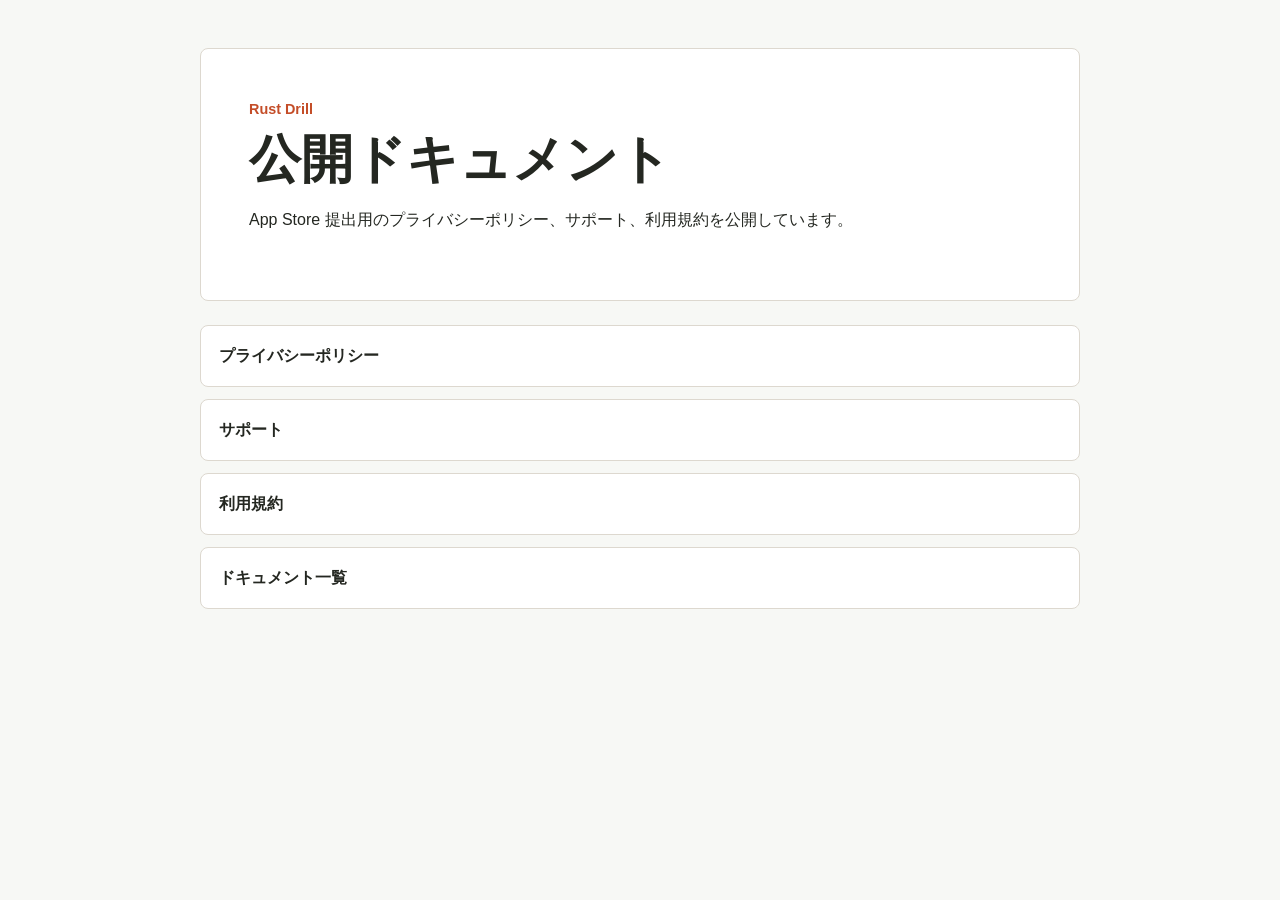
<file: index.html>
<!doctype html>
<html lang="ja">
<head>
  <meta charset="utf-8">
  <meta name="viewport" content="width=device-width, initial-scale=1">
  <title>Rust Drill</title>
  <link rel="canonical" href="https://rustdrill.wintercats.com/">
  <link rel="stylesheet" href="docs/styles.css">
</head>
<body>
  <main class="page">
    <header class="hero">
      <p class="eyebrow">Rust Drill</p>
      <h1>公開ドキュメント</h1>
      <p>App Store 提出用のプライバシーポリシー、サポート、利用規約を公開しています。</p>
    </header>

    <nav class="link-list" aria-label="公開ドキュメント">
      <a href="docs/privacy-policy.html">プライバシーポリシー</a>
      <a href="docs/support.html">サポート</a>
      <a href="docs/terms-of-use.html">利用規約</a>
      <a href="docs/">ドキュメント一覧</a>
    </nav>
  </main>
</body>
</html>
</file>
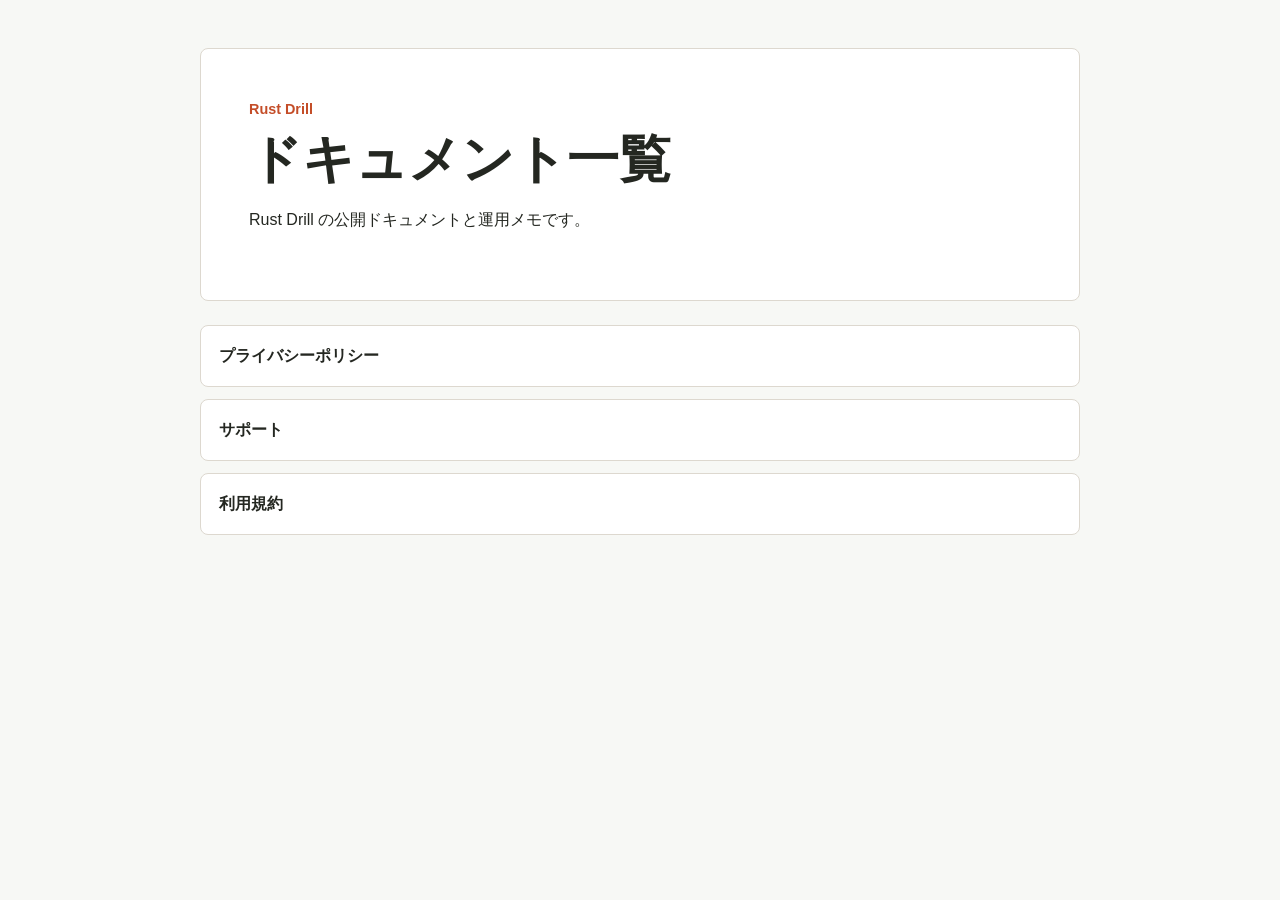
<file: docs/index.html>
<!doctype html>
<html lang="ja">
<head>
  <meta charset="utf-8">
  <meta name="viewport" content="width=device-width, initial-scale=1">
  <title>Rust Drill ドキュメント</title>
  <link rel="canonical" href="https://rustdrill.wintercats.com/docs/">
  <link rel="stylesheet" href="styles.css">
</head>
<body>
  <main class="page">
    <header class="hero">
      <p class="eyebrow">Rust Drill</p>
      <h1>ドキュメント一覧</h1>
      <p>Rust Drill の公開ドキュメントと運用メモです。</p>
    </header>

    <nav class="link-list" aria-label="ドキュメント一覧">
      <a href="privacy-policy.html">プライバシーポリシー</a>
      <a href="support.html">サポート</a>
      <a href="terms-of-use.html">利用規約</a>
    </nav>
  </main>
</body>
</html>
</file>
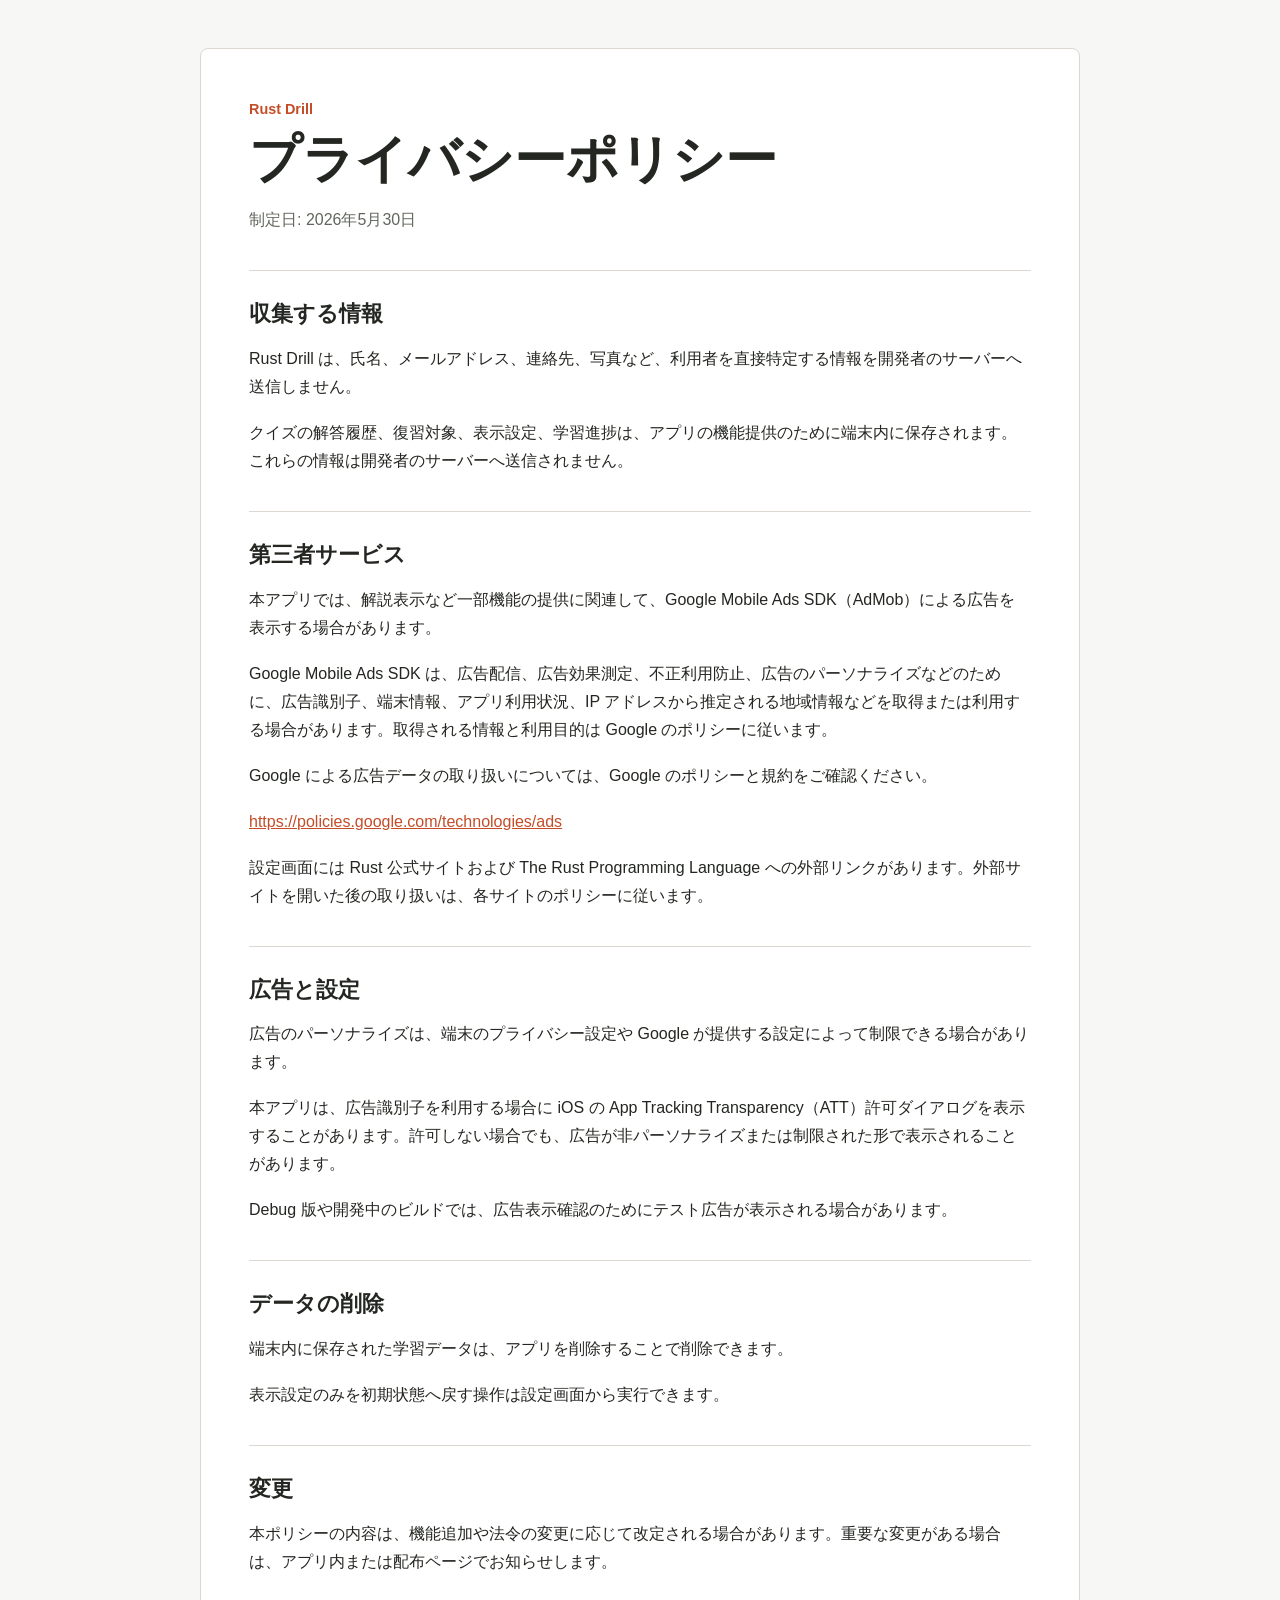
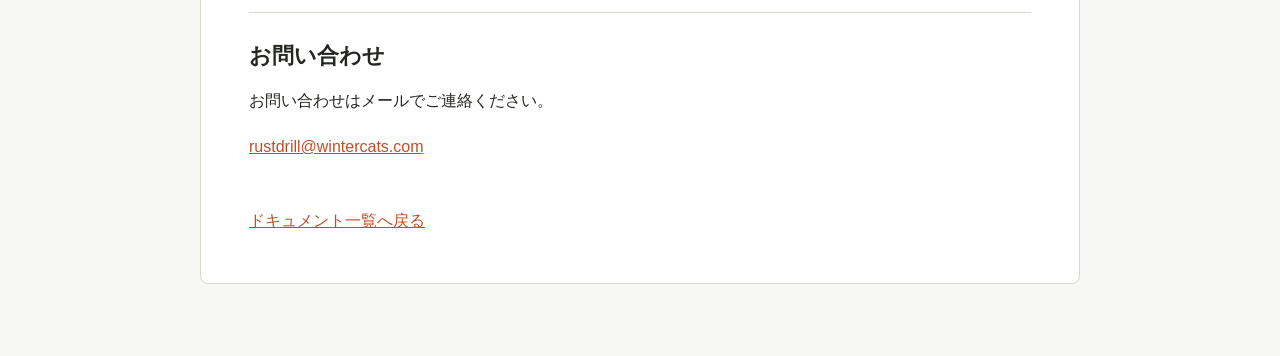
<file: docs/privacy-policy.html>
<!doctype html>
<html lang="ja">
<head>
  <meta charset="utf-8">
  <meta name="viewport" content="width=device-width, initial-scale=1">
  <title>Rust Drill プライバシーポリシー</title>
  <link rel="canonical" href="https://rustdrill.wintercats.com/docs/privacy-policy.html">
  <link rel="stylesheet" href="styles.css">
</head>
<body>
  <main class="page">
    <article class="document">
      <p class="eyebrow">Rust Drill</p>
      <h1>プライバシーポリシー</h1>
      <p class="meta">制定日: 2026年5月30日</p>

      <h2>収集する情報</h2>
      <p>Rust Drill は、氏名、メールアドレス、連絡先、写真など、利用者を直接特定する情報を開発者のサーバーへ送信しません。</p>
      <p>クイズの解答履歴、復習対象、表示設定、学習進捗は、アプリの機能提供のために端末内に保存されます。これらの情報は開発者のサーバーへ送信されません。</p>

      <h2>第三者サービス</h2>
      <p>本アプリでは、解説表示など一部機能の提供に関連して、Google Mobile Ads SDK（AdMob）による広告を表示する場合があります。</p>
      <p>Google Mobile Ads SDK は、広告配信、広告効果測定、不正利用防止、広告のパーソナライズなどのために、広告識別子、端末情報、アプリ利用状況、IP アドレスから推定される地域情報などを取得または利用する場合があります。取得される情報と利用目的は Google のポリシーに従います。</p>
      <p>Google による広告データの取り扱いについては、Google のポリシーと規約をご確認ください。</p>
      <p><a href="https://policies.google.com/technologies/ads">https://policies.google.com/technologies/ads</a></p>
      <p>設定画面には Rust 公式サイトおよび The Rust Programming Language への外部リンクがあります。外部サイトを開いた後の取り扱いは、各サイトのポリシーに従います。</p>

      <h2>広告と設定</h2>
      <p>広告のパーソナライズは、端末のプライバシー設定や Google が提供する設定によって制限できる場合があります。</p>
      <p>本アプリは、広告識別子を利用する場合に iOS の App Tracking Transparency（ATT）許可ダイアログを表示することがあります。許可しない場合でも、広告が非パーソナライズまたは制限された形で表示されることがあります。</p>
      <p>Debug 版や開発中のビルドでは、広告表示確認のためにテスト広告が表示される場合があります。</p>

      <h2>データの削除</h2>
      <p>端末内に保存された学習データは、アプリを削除することで削除できます。</p>
      <p>表示設定のみを初期状態へ戻す操作は設定画面から実行できます。</p>

      <h2>変更</h2>
      <p>本ポリシーの内容は、機能追加や法令の変更に応じて改定される場合があります。重要な変更がある場合は、アプリ内または配布ページでお知らせします。</p>

      <h2>お問い合わせ</h2>
      <p>お問い合わせはメールでご連絡ください。</p>
      <p><a href="mailto:rustdrill@wintercats.com">rustdrill@wintercats.com</a></p>

      <a class="back-link" href="./">ドキュメント一覧へ戻る</a>
    </article>
  </main>
</body>
</html>
</file>
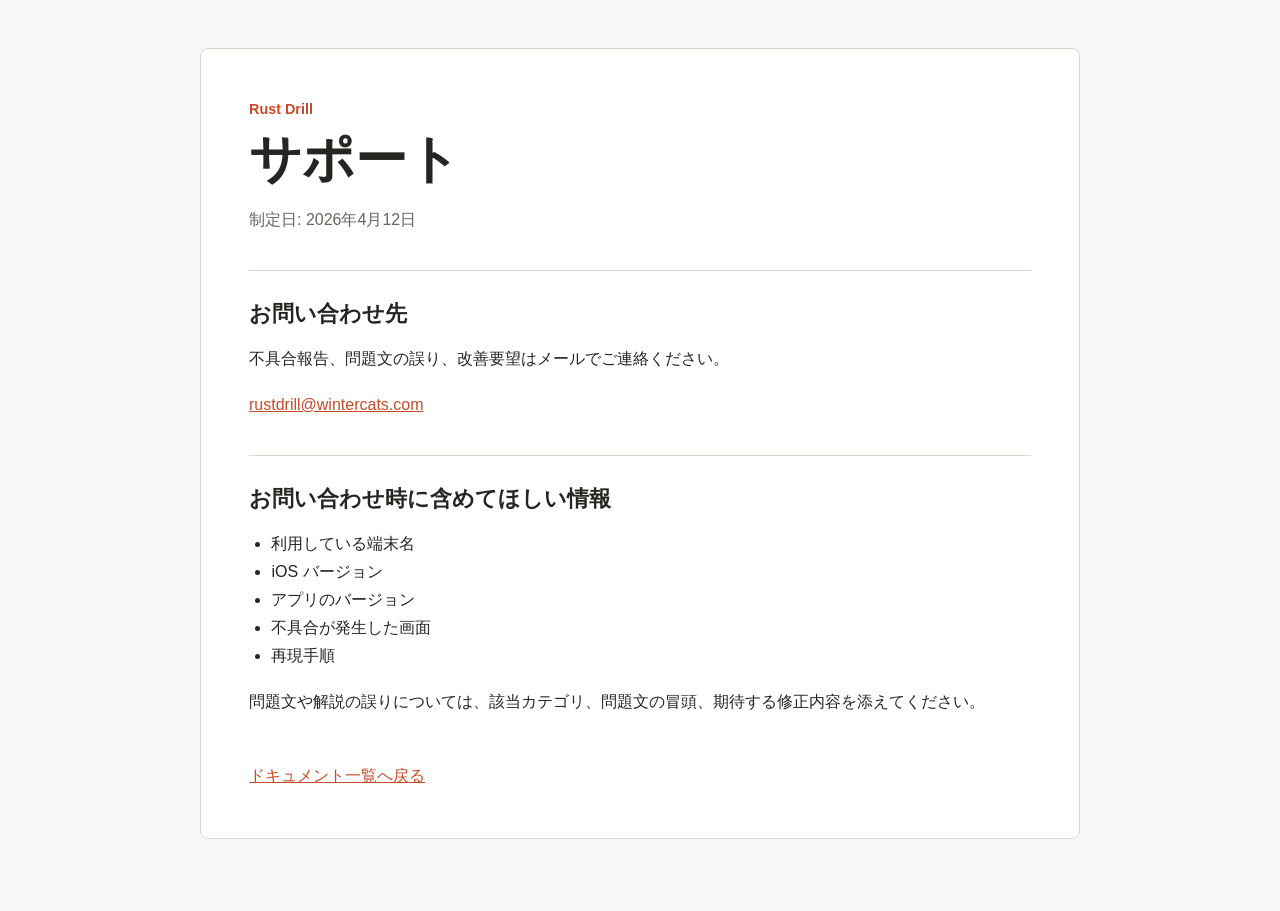
<file: docs/support.html>
<!doctype html>
<html lang="ja">
<head>
  <meta charset="utf-8">
  <meta name="viewport" content="width=device-width, initial-scale=1">
  <title>Rust Drill サポート</title>
  <link rel="canonical" href="https://rustdrill.wintercats.com/docs/support.html">
  <link rel="stylesheet" href="styles.css">
</head>
<body>
  <main class="page">
    <article class="document">
      <p class="eyebrow">Rust Drill</p>
      <h1>サポート</h1>
      <p class="meta">制定日: 2026年4月12日</p>

      <h2>お問い合わせ先</h2>
      <p>不具合報告、問題文の誤り、改善要望はメールでご連絡ください。</p>
      <p><a href="mailto:rustdrill@wintercats.com">rustdrill@wintercats.com</a></p>

      <h2>お問い合わせ時に含めてほしい情報</h2>
      <ul>
        <li>利用している端末名</li>
        <li>iOS バージョン</li>
        <li>アプリのバージョン</li>
        <li>不具合が発生した画面</li>
        <li>再現手順</li>
      </ul>
      <p>問題文や解説の誤りについては、該当カテゴリ、問題文の冒頭、期待する修正内容を添えてください。</p>

      <a class="back-link" href="./">ドキュメント一覧へ戻る</a>
    </article>
  </main>
</body>
</html>
</file>
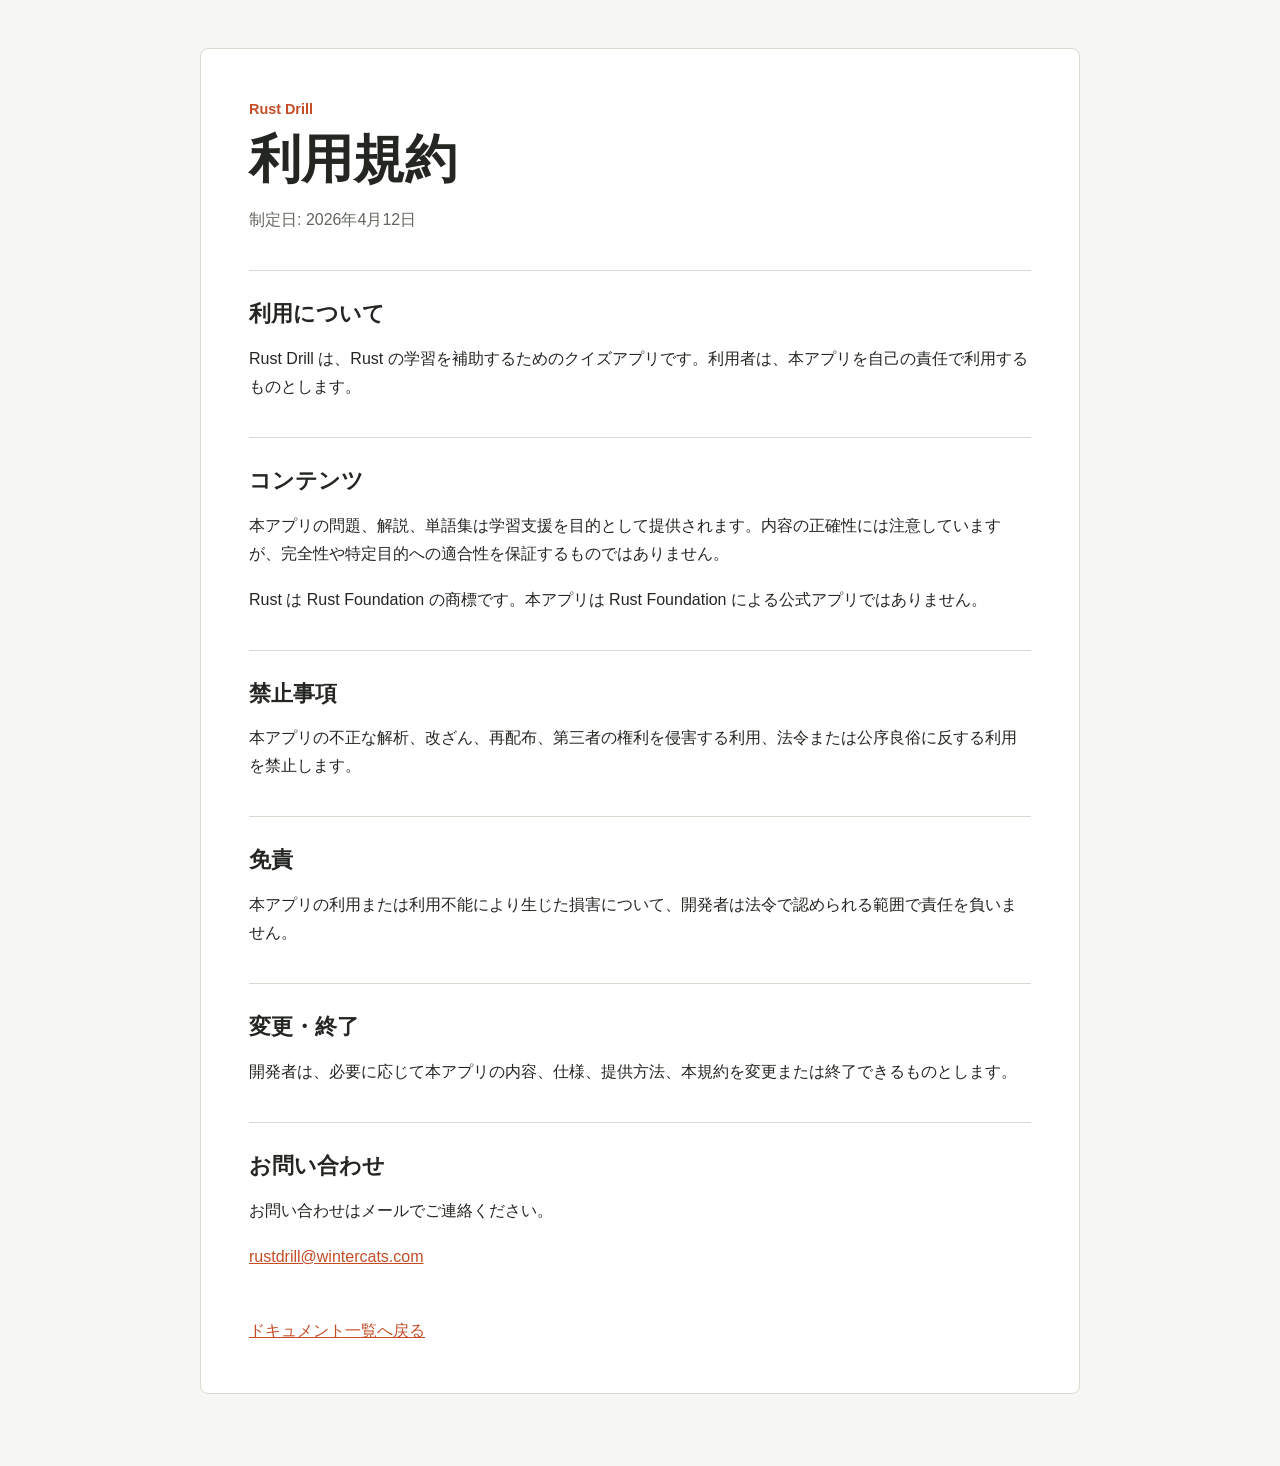
<file: docs/terms-of-use.html>
<!doctype html>
<html lang="ja">
<head>
  <meta charset="utf-8">
  <meta name="viewport" content="width=device-width, initial-scale=1">
  <title>Rust Drill 利用規約</title>
  <link rel="canonical" href="https://rustdrill.wintercats.com/docs/terms-of-use.html">
  <link rel="stylesheet" href="styles.css">
</head>
<body>
  <main class="page">
    <article class="document">
      <p class="eyebrow">Rust Drill</p>
      <h1>利用規約</h1>
      <p class="meta">制定日: 2026年4月12日</p>

      <h2>利用について</h2>
      <p>Rust Drill は、Rust の学習を補助するためのクイズアプリです。利用者は、本アプリを自己の責任で利用するものとします。</p>

      <h2>コンテンツ</h2>
      <p>本アプリの問題、解説、単語集は学習支援を目的として提供されます。内容の正確性には注意していますが、完全性や特定目的への適合性を保証するものではありません。</p>
      <p>Rust は Rust Foundation の商標です。本アプリは Rust Foundation による公式アプリではありません。</p>

      <h2>禁止事項</h2>
      <p>本アプリの不正な解析、改ざん、再配布、第三者の権利を侵害する利用、法令または公序良俗に反する利用を禁止します。</p>

      <h2>免責</h2>
      <p>本アプリの利用または利用不能により生じた損害について、開発者は法令で認められる範囲で責任を負いません。</p>

      <h2>変更・終了</h2>
      <p>開発者は、必要に応じて本アプリの内容、仕様、提供方法、本規約を変更または終了できるものとします。</p>

      <h2>お問い合わせ</h2>
      <p>お問い合わせはメールでご連絡ください。</p>
      <p><a href="mailto:rustdrill@wintercats.com">rustdrill@wintercats.com</a></p>

      <a class="back-link" href="./">ドキュメント一覧へ戻る</a>
    </article>
  </main>
</body>
</html>
</file>
<file: docs/styles.css>
:root {
  color-scheme: light;
  --background: #f7f8f5;
  --surface: #ffffff;
  --text: #242721;
  --muted: #62675d;
  --accent: #c44d28;
  --border: #ddd8cf;
}

* {
  box-sizing: border-box;
}

body {
  margin: 0;
  background: var(--background);
  color: var(--text);
  font-family: -apple-system, BlinkMacSystemFont, "Hiragino Sans", "Hiragino Kaku Gothic ProN", "Yu Gothic", Meiryo, sans-serif;
  line-height: 1.75;
}

a {
  color: var(--accent);
}

.page {
  width: min(880px, calc(100% - 32px));
  margin: 0 auto;
  padding: 48px 0 72px;
}

.hero,
.document {
  background: var(--surface);
  border: 1px solid var(--border);
  border-radius: 8px;
  padding: clamp(24px, 5vw, 48px);
}

.eyebrow {
  margin: 0 0 8px;
  color: var(--accent);
  font-size: 0.9rem;
  font-weight: 700;
}

h1 {
  margin: 0 0 16px;
  font-size: clamp(2rem, 7vw, 3.25rem);
  line-height: 1.15;
}

h2 {
  margin: 36px 0 12px;
  padding-top: 24px;
  border-top: 1px solid var(--border);
  font-size: 1.35rem;
}

p,
ul {
  margin: 0 0 18px;
}

ul {
  padding-left: 1.4em;
}

.meta {
  color: var(--muted);
}

.link-list {
  display: grid;
  gap: 12px;
  margin-top: 24px;
}

.link-list a {
  display: block;
  padding: 16px 18px;
  background: var(--surface);
  border: 1px solid var(--border);
  border-radius: 8px;
  color: var(--text);
  font-weight: 700;
  text-decoration: none;
}

.link-list a:hover {
  border-color: var(--accent);
  color: var(--accent);
}

.back-link {
  display: inline-block;
  margin-top: 28px;
}
</file>
